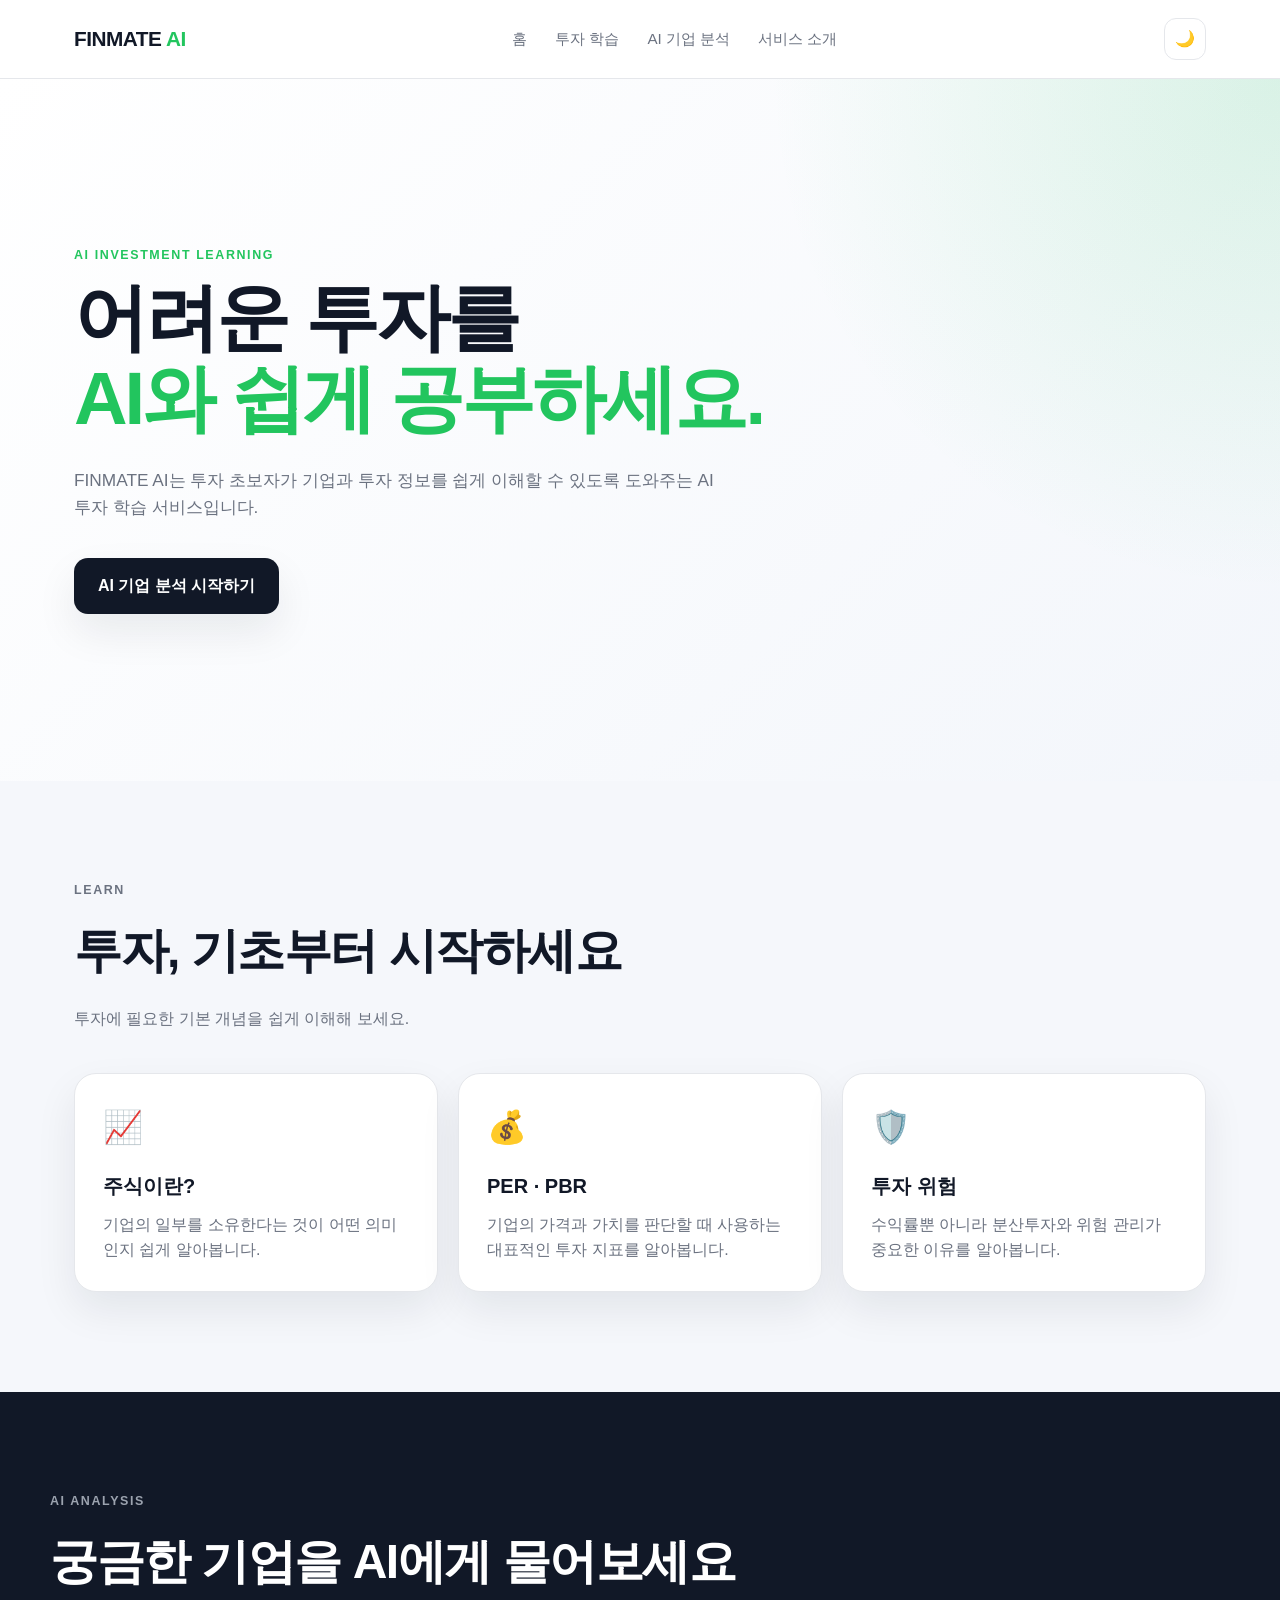
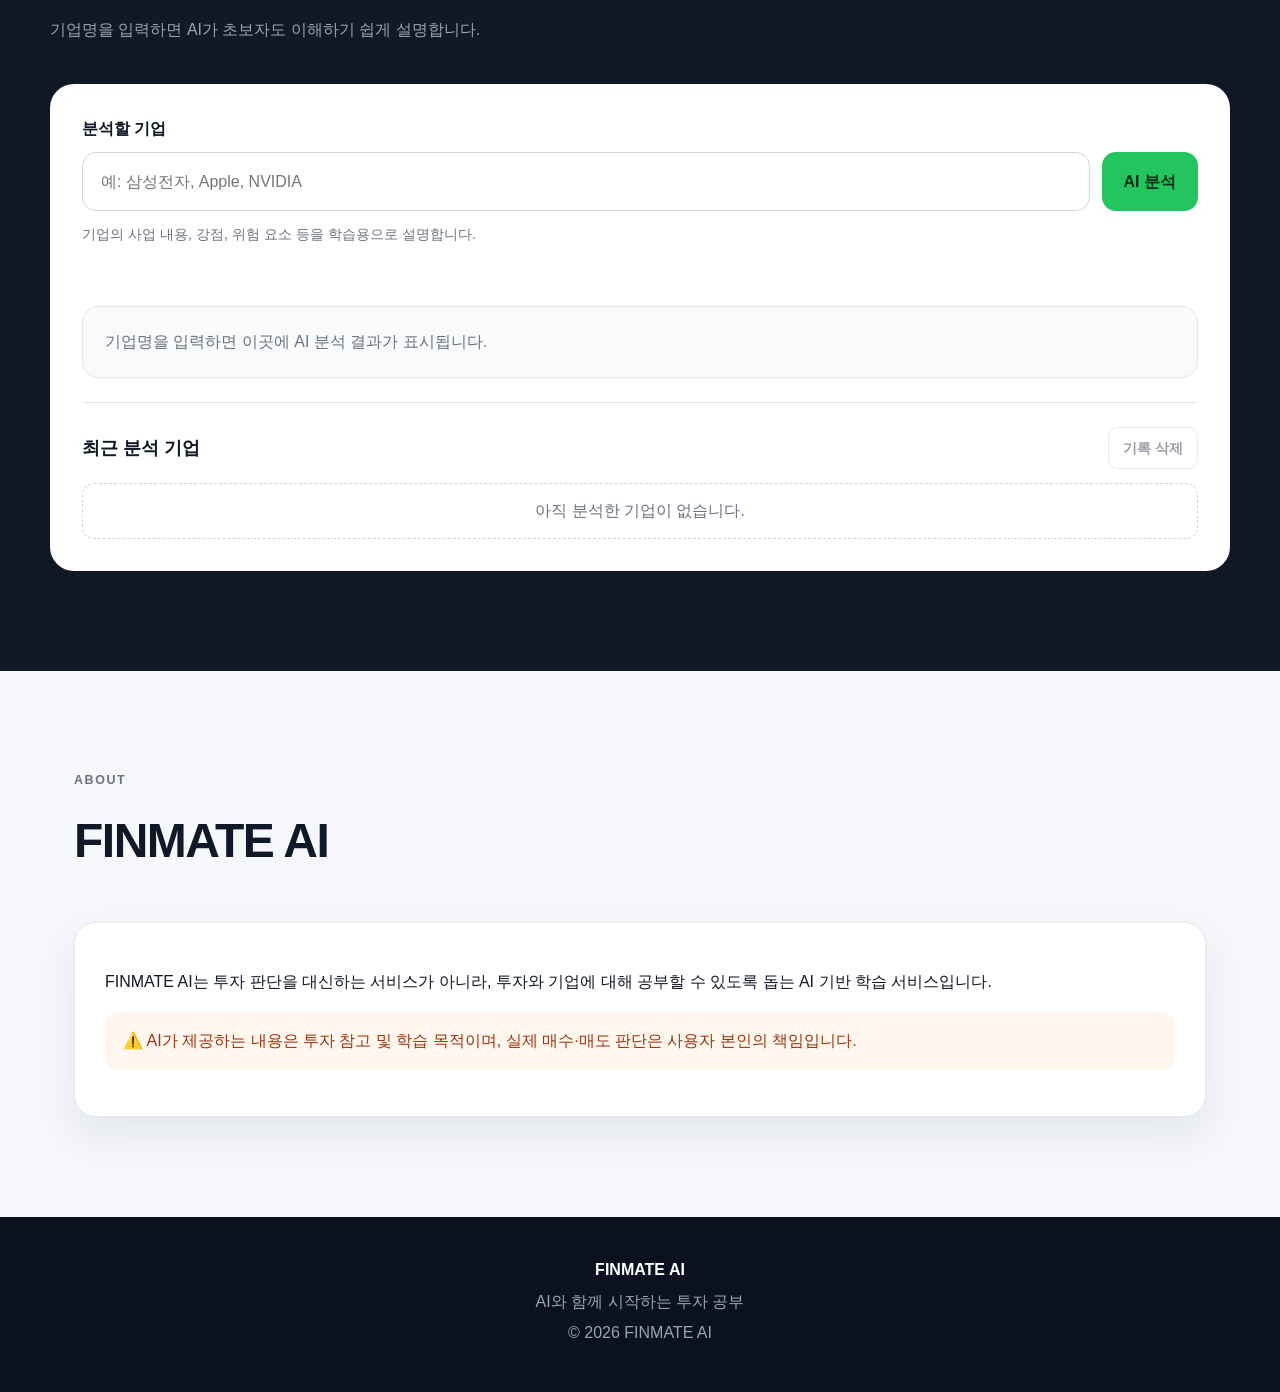
<file: 미션06_AI_웹개발_FINMATE/index.html>
<!DOCTYPE html>
<html lang="ko">
<head>
    <meta charset="UTF-8">
    <meta name="viewport" content="width=device-width, initial-scale=1.0">

    <title>FINMATE AI | AI 투자 학습 도우미</title>

    <meta
        name="description"
        content="투자 초보자를 위한 AI 기반 투자 학습 및 기업 분석 서비스"
    >

    <link rel="stylesheet" href="css/style.css">
</head>

<body>

    <!-- 상단 메뉴 -->
    <header class="header">
        <nav class="navbar">

            <a href="#home" class="logo">
                FINMATE <span>AI</span>
            </a>

            <div class="nav-links">
                <a href="#home">홈</a>
                <a href="#learn">투자 학습</a>
                <a href="#analyze">AI 기업 분석</a>
                <a href="#about">서비스 소개</a>
            </div>

            <button
                id="themeToggle"
                class="theme-button"
                type="button"
                aria-label="다크 모드 전환"
            >
                🌙
            </button>

        </nav>
    </header>


    <main>

        <!-- 1. 메인 -->
        <section id="home" class="hero">

            <div class="hero-content">

                <p class="eyebrow">
                    AI INVESTMENT LEARNING
                </p>

                <h1>
                    어려운 투자를<br>
                    <span>AI와 쉽게 공부하세요.</span>
                </h1>

                <p class="hero-description">
                    FINMATE AI는 투자 초보자가 기업과 투자 정보를
                    쉽게 이해할 수 있도록 도와주는 AI 투자 학습 서비스입니다.
                </p>

                <a href="#analyze" class="primary-button">
                    AI 기업 분석 시작하기
                </a>

            </div>

        </section>


        <!-- 2. 투자 학습 -->
        <section id="learn" class="section">

            <div class="section-heading">

                <p class="section-label">
                    LEARN
                </p>

                <h2>
                    투자, 기초부터 시작하세요
                </h2>

                <p>
                    투자에 필요한 기본 개념을 쉽게 이해해 보세요.
                </p>

            </div>


            <div class="card-grid">

                <article class="info-card">
                    <div class="card-icon">📈</div>
                    <h3>주식이란?</h3>
                    <p>
                        기업의 일부를 소유한다는 것이 어떤 의미인지
                        쉽게 알아봅니다.
                    </p>
                </article>


                <article class="info-card">
                    <div class="card-icon">💰</div>
                    <h3>PER · PBR</h3>
                    <p>
                        기업의 가격과 가치를 판단할 때 사용하는
                        대표적인 투자 지표를 알아봅니다.
                    </p>
                </article>


                <article class="info-card">
                    <div class="card-icon">🛡️</div>
                    <h3>투자 위험</h3>
                    <p>
                        수익률뿐 아니라 분산투자와 위험 관리가
                        중요한 이유를 알아봅니다.
                    </p>
                </article>

            </div>

        </section>


        <!-- 3. AI 기업 분석 -->
        <section id="analyze" class="section analysis-section">

            <div class="section-heading">

                <p class="section-label">
                    AI ANALYSIS
                </p>

                <h2>
                    궁금한 기업을 AI에게 물어보세요
                </h2>

                <p>
                    기업명을 입력하면 AI가 초보자도 이해하기 쉽게 설명합니다.
                </p>

            </div>


            <div class="analysis-box">

                <form id="analysisForm">

                    <label for="companyInput">
                        분석할 기업
                    </label>

                    <div class="input-row">

                        <input
                            id="companyInput"
                            type="text"
                            maxlength="100"
                            placeholder="예: 삼성전자, Apple, NVIDIA"
                            required
                        >

                        <button
                            id="analyzeButton"
                            type="submit"
                        >
                            AI 분석
                        </button>

                    </div>

                </form>


                <p class="example-text">
                    기업의 사업 내용, 강점, 위험 요소 등을 학습용으로 설명합니다.
                </p>


                <div
                    id="statusMessage"
                    class="status-message"
                    aria-live="polite"
                ></div>


                <div
                    id="analysisResult"
                    class="analysis-result"
                >
                    <p class="empty-result">
                        기업명을 입력하면 이곳에 AI 분석 결과가 표시됩니다.
                    </p>
                </div>


                <section
                    class="analysis-history"
                    aria-labelledby="historyTitle"
                >

                    <div class="history-header">

                        <h3 id="historyTitle">
                            최근 분석 기업
                        </h3>

                        <button
                            id="clearHistoryButton"
                            class="history-clear-button"
                            type="button"
                        >
                            기록 삭제
                        </button>

                    </div>


                    <div
                        id="analysisHistory"
                        class="history-content"
                        aria-live="polite"
                    >
                        <p class="history-empty">
                            아직 분석한 기업이 없습니다.
                        </p>
                    </div>

                </section>

            </div>

        </section>


        <!-- 4. 서비스 소개 -->
        <section id="about" class="section about-section">

            <div class="section-heading">

                <p class="section-label">
                    ABOUT
                </p>

                <h2>
                    FINMATE AI
                </h2>

            </div>


            <div class="about-content">

                <p>
                    FINMATE AI는 투자 판단을 대신하는 서비스가 아니라,
                    투자와 기업에 대해 공부할 수 있도록 돕는
                    AI 기반 학습 서비스입니다.
                </p>

                <p class="warning">
                    ⚠️ AI가 제공하는 내용은 투자 참고 및 학습 목적이며,
                    실제 매수·매도 판단은 사용자 본인의 책임입니다.
                </p>

            </div>

        </section>

    </main>


    <footer class="footer">

        <strong>FINMATE AI</strong>

        <p>
            AI와 함께 시작하는 투자 공부
        </p>

        <p class="copyright">
            © 2026 FINMATE AI
        </p>

    </footer>


    <script src="js/app.js"></script>

</body>
</html>
</file>
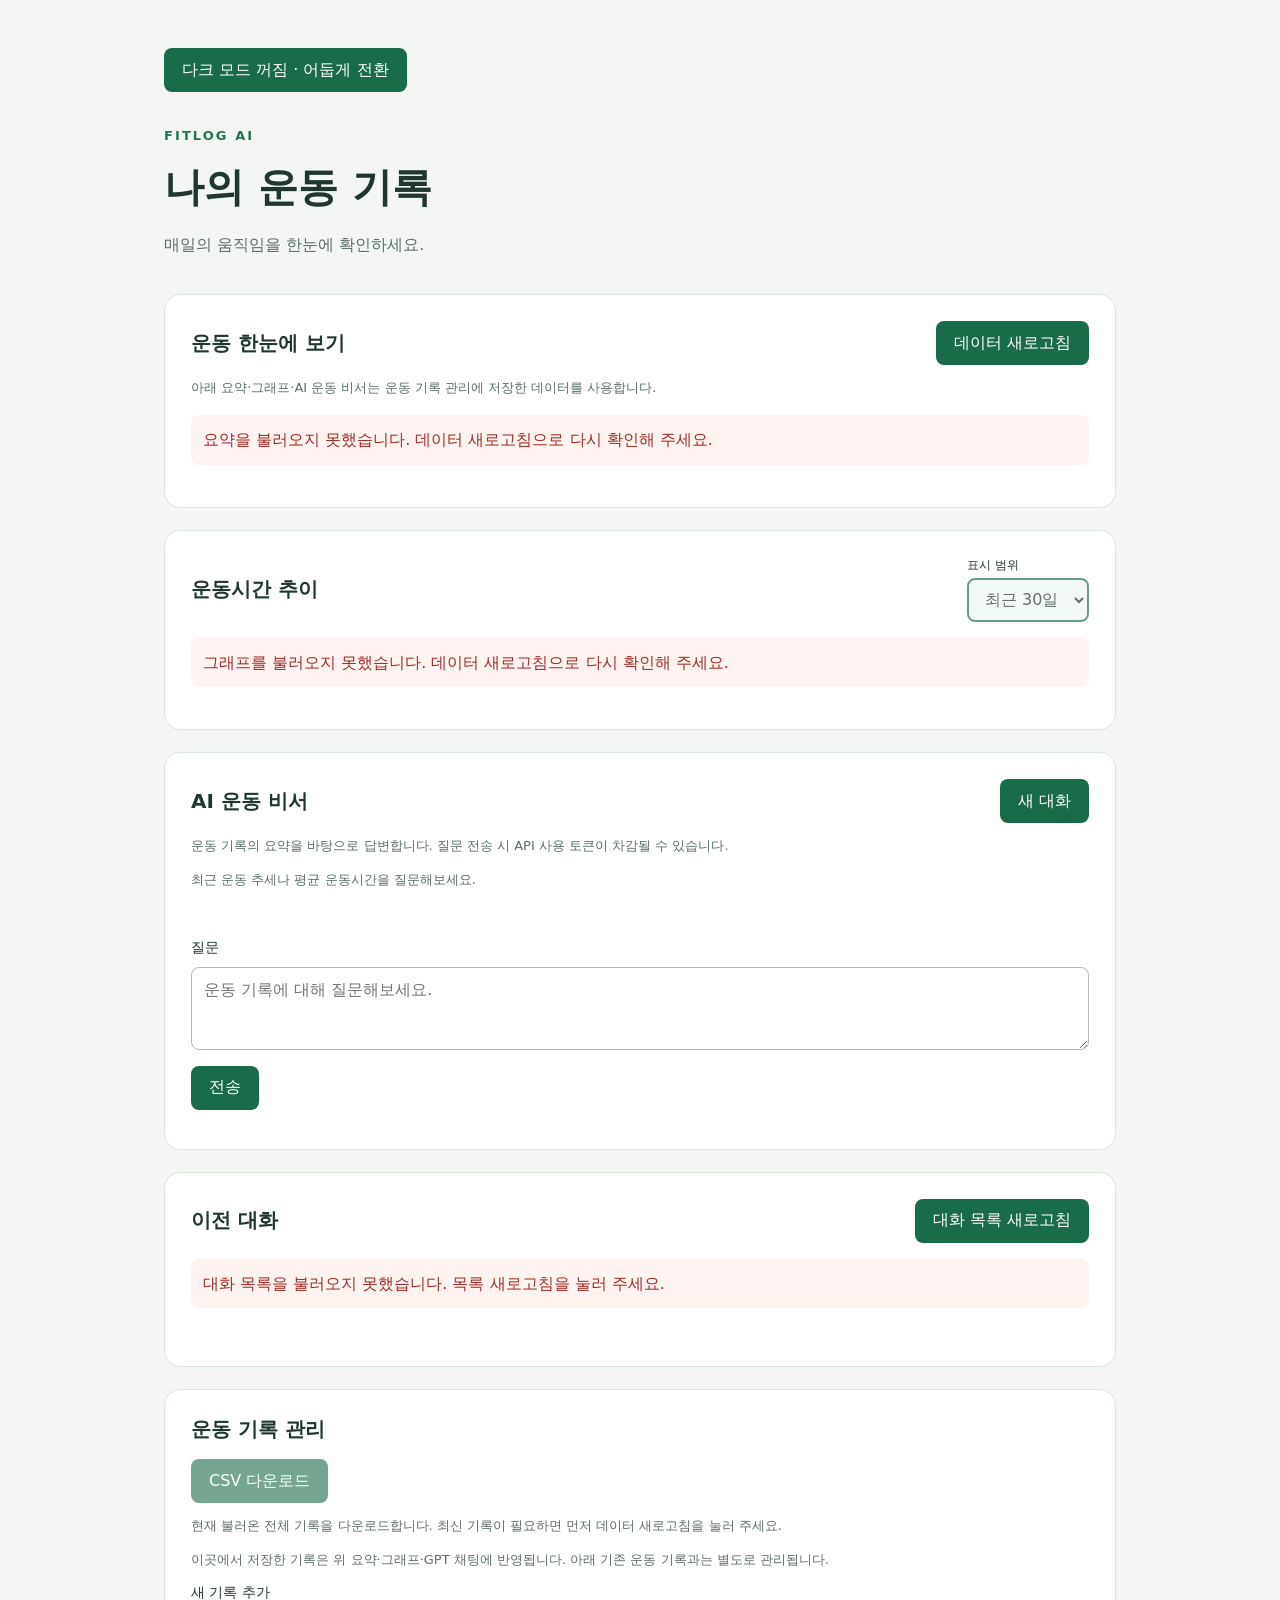
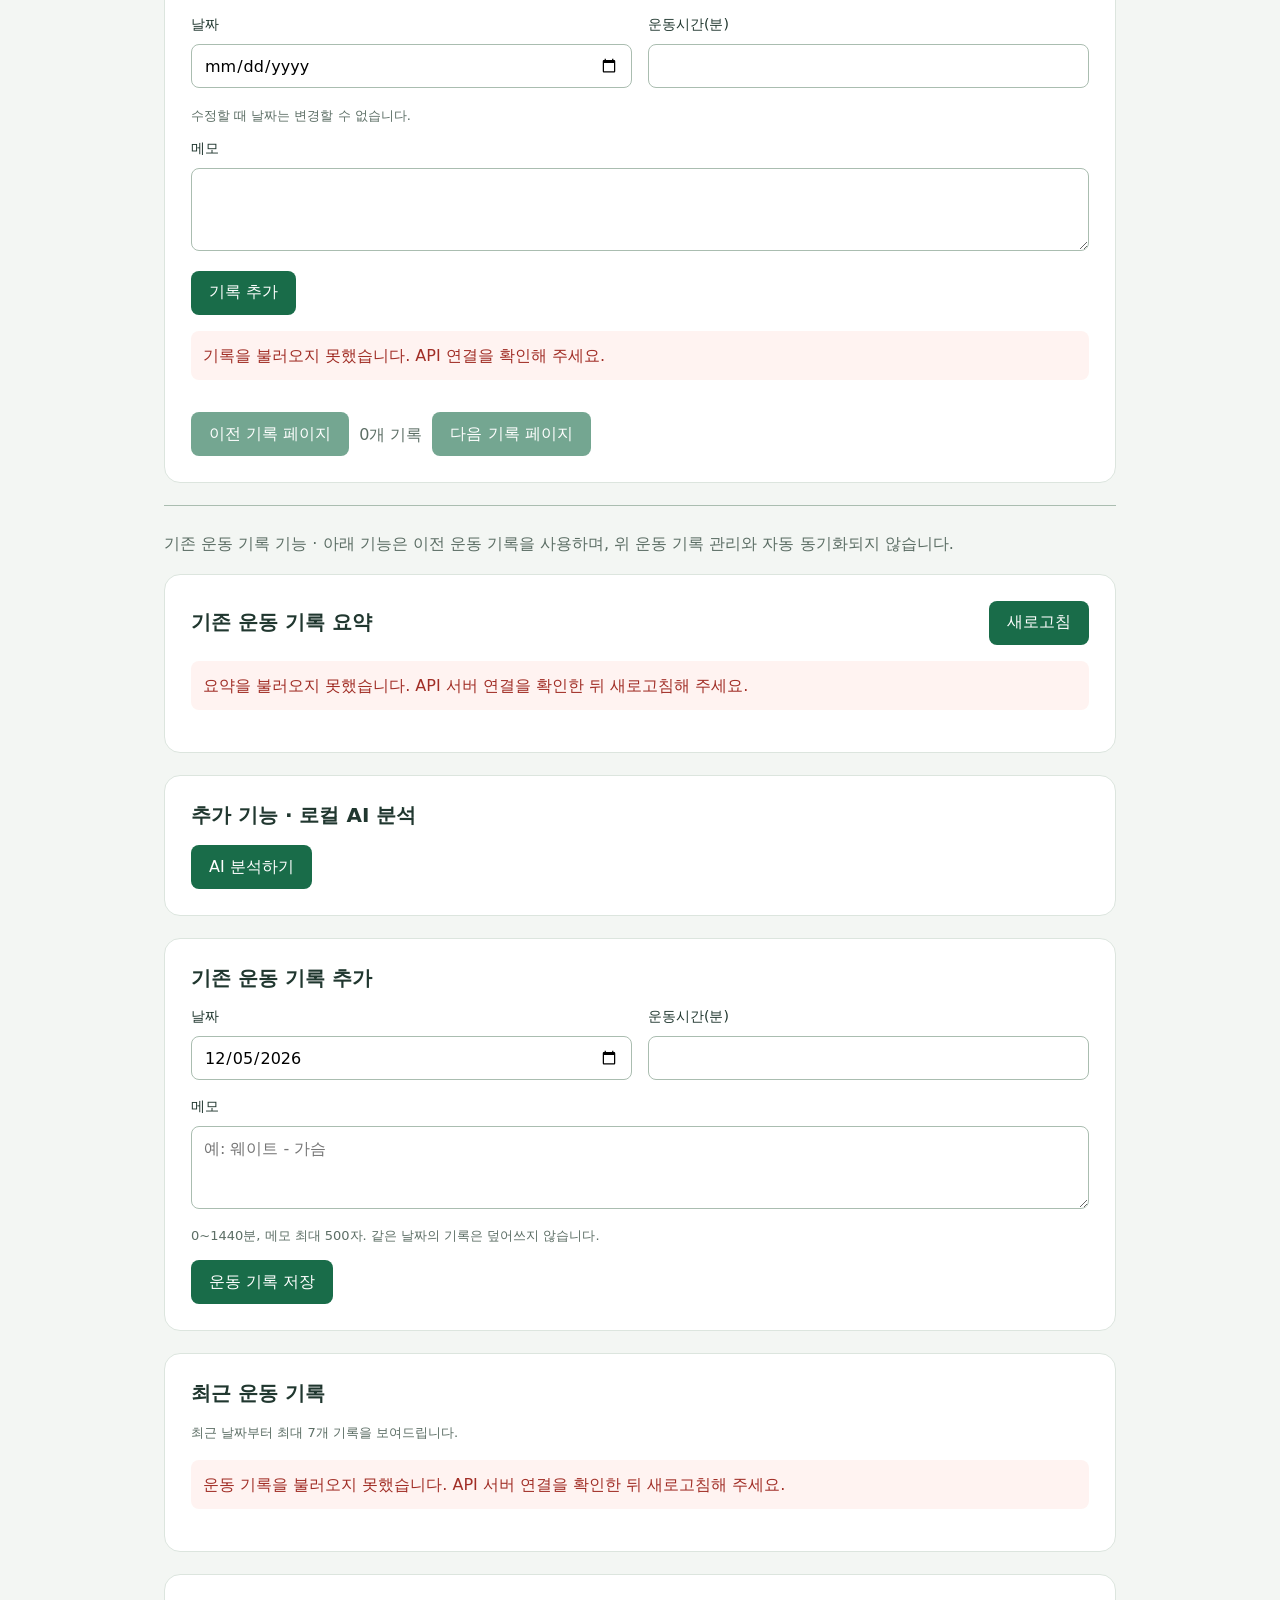
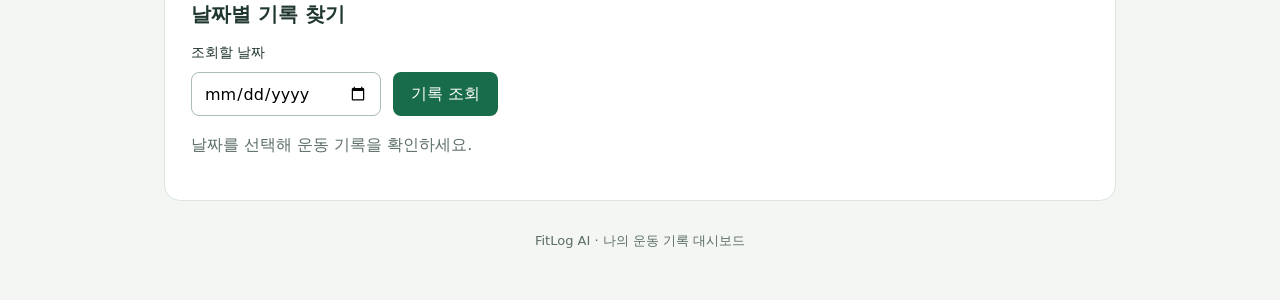
<file: Mission08_AI_Agent_FitLog-AI/frontend/index.html>
<!doctype html>
<html lang="ko">
<head>
  <meta charset="utf-8">
  <meta name="viewport" content="width=device-width, initial-scale=1">
  <title>FitLog AI · 운동 대시보드</title>
  <link rel="icon" href="data:,">
  <link rel="stylesheet" href="styles.css">
  <script src="config.js" defer></script>
  <script src="theme.js" defer></script>
  <script src="chart.js" defer></script>
  <script src="app.js" defer></script>
  <script src="ai.js" defer></script>
  <script src="data.js" defer></script>
  <script src="chat.js" defer></script>
  <script src="export.js" defer></script>
</head>
<body>
  <main>
    <button id="theme-toggle" type="button" aria-pressed="false">다크 모드</button>
    <header><p class="brand">FITLOG AI</p><h1>나의 운동 기록</h1><p>매일의 움직임을 한눈에 확인하세요.</p></header>
    <section aria-labelledby="data-summary-title">
      <div class="heading"><h2 id="data-summary-title">운동 한눈에 보기</h2><button id="data-refresh" type="button">데이터 새로고침</button></div>
      <p class="hint">아래 요약·그래프·AI 운동 비서는 운동 기록 관리에 저장한 데이터를 사용합니다.</p>
      <p id="data-summary-status" role="status" aria-atomic="true"></p>
      <div id="data-summary" hidden>
        <p id="data-period"></p>
        <div class="metrics">
          <article><h3>기록 수</h3><strong id="data-count"></strong></article>
          <article><h3>총 운동시간</h3><strong id="data-total"></strong></article>
          <article><h3>평균 운동시간</h3><strong id="data-average"></strong></article>
          <article><h3>최소 / 최대</h3><strong id="data-extremes"></strong></article>
        </div>
        <h3>추가 인사이트</h3><p class="hint">전체 기록 기간 기준. 0분은 휴식일이며 누락일은 연속 운동을 끊습니다.</p>
        <div class="metrics">
          <article><h3>운동한 날</h3><strong id="insight-workout"></strong></article>
          <article><h3>휴식일</h3><strong id="insight-rest"></strong></article>
          <article><h3>운동일 평균</h3><strong id="insight-average"></strong></article>
          <article><h3>최장 연속 운동</h3><strong id="insight-streak"></strong></article>
        </div><p id="data-trend"></p><p class="hint">단위는 분이며, 평균에는 기록된 휴식일이 포함됩니다. 누락일은 휴식일로 간주하지 않습니다.</p>
      </div>
    </section>
    <section aria-labelledby="chart-title">
      <div class="heading chart-heading">
        <h2 id="chart-title">운동시간 추이</h2>
        <div><label for="chart-range">표시 범위</label><select id="chart-range"><option value="7">최근 7일</option><option value="30" selected>최근 30일</option><option value="all">전체</option></select></div>
      </div>
      <p id="chart-status" role="status" aria-atomic="true">그래프를 불러오는 중입니다.</p>
      <div id="chart-content" hidden>
        <p id="chart-period" class="hint"></p>
        <div class="chart-wrap"><canvas id="workout-chart" tabindex="0" role="img" aria-label="날짜별 운동시간 선 그래프. 좌우 방향키로 기록을 확인할 수 있습니다.">날짜별 운동시간은 그래프에 초점을 맞추고 좌우 방향키로 확인할 수 있습니다.</canvas></div>
        <p id="chart-detail" role="status" aria-atomic="true">그래프 위에 마우스를 올리거나 터치하면 날짜와 운동시간을 확인할 수 있습니다.</p>
        <p class="hint">마지막 기록 날짜 기준입니다. 0분은 휴식일이며, 기록이 없는 날짜를 0분으로 채우지 않습니다. 키보드는 그래프 선택 후 좌우 방향키를 사용하세요.</p>
      </div>
    </section>
    <section aria-labelledby="chat-title">
      <div class="heading"><h2 id="chat-title">AI 운동 비서</h2><button id="chat-new" type="button">새 대화</button></div>
      <p class="hint">운동 기록의 요약을 바탕으로 답변합니다. 질문 전송 시 API 사용 토큰이 차감될 수 있습니다.</p>
      <p id="chat-empty" class="hint">최근 운동 추세나 평균 운동시간을 질문해보세요.</p>
      <div id="chat-messages" role="log" aria-label="대화 메시지" aria-live="polite" aria-relevant="additions text" tabindex="0"></div>
      <form id="chat-form">
        <label for="chat-input">질문</label><textarea id="chat-input" rows="3" required maxlength="4000" placeholder="운동 기록에 대해 질문해보세요."></textarea>
        <button id="chat-send" type="submit">전송</button>
      </form>
      <p id="chat-status" role="status" aria-atomic="true"></p><p id="chat-context" class="hint"></p>
    </section>
    <section aria-labelledby="history-title">
      <div class="heading"><h2 id="history-title">이전 대화</h2><button id="history-refresh" type="button">대화 목록 새로고침</button></div>
      <p id="history-status" role="status" aria-atomic="true"></p>
      <ul id="history-list" class="history-list"></ul>
    </section>
    <section aria-labelledby="data-title">
      <h2 id="data-title">운동 기록 관리</h2>
      <button id="csv-download" type="button" disabled>CSV 다운로드</button>
      <p class="hint">현재 불러온 전체 기록을 다운로드합니다. 최신 기록이 필요하면 먼저 데이터 새로고침을 눌러 주세요.</p>
      <p id="export-status" role="status" aria-atomic="true"></p>
      <p class="hint">이곳에서 저장한 기록은 위 요약·그래프·GPT 채팅에 반영됩니다. 아래 기존 운동 기록과는 별도로 관리됩니다.</p>
      <h3 id="data-form-title">새 기록 추가</h3>
      <form id="data-form"><fieldset id="data-fields">
        <div class="entry-grid">
          <div><label for="data-date">날짜</label><input id="data-date" type="date" required aria-describedby="data-date-hint"></div>
          <div><label for="data-value">운동시간(분)</label><input id="data-value" type="number" required min="0" max="1440" step="1"></div>
        </div>
        <p id="data-date-hint" class="hint">수정할 때 날짜는 변경할 수 없습니다.</p>
        <label for="data-memo">메모</label><textarea id="data-memo" rows="3" maxlength="500"></textarea>
        <div class="actions"><button id="data-save" type="submit">기록 추가</button><button id="data-cancel" type="button" hidden>수정 취소</button></div>
      </fieldset></form>
      <p id="data-save-status" role="status" aria-atomic="true"></p>
      <p id="data-list-status" role="status" aria-atomic="true"></p>
      <div class="table-wrap"><table id="data-table" hidden><caption>최신 날짜부터 운동 기록</caption><thead><tr><th scope="col">날짜</th><th scope="col">분</th><th scope="col">메모</th><th scope="col">관리</th></tr></thead><tbody id="data-rows"></tbody></table></div>
      <div class="actions"><button id="data-prev" type="button">이전 기록 페이지</button><span id="data-page" role="status"></span><button id="data-next" type="button">다음 기록 페이지</button></div>
    </section>
    <p class="legacy-note">기존 운동 기록 기능 · 아래 기능은 이전 운동 기록을 사용하며, 위 운동 기록 관리와 자동 동기화되지 않습니다.</p>
    <section aria-labelledby="summary-title">
      <div class="heading"><h2 id="summary-title">기존 운동 기록 요약</h2><button id="refresh" type="button">새로고침</button></div>
      <p id="summary-status" role="status" aria-atomic="true">운동 요약을 불러오는 중입니다.</p>
      <div id="summary" hidden>
        <p id="period" class="period"></p>
        <div class="metrics">
          <article><h3>총 기록</h3><strong id="total"></strong></article>
          <article><h3>평균 운동시간</h3><strong id="average"></strong></article>
          <article><h3>최소 운동시간</h3><strong id="minimum"></strong></article>
          <article><h3>최대 운동시간</h3><strong id="maximum"></strong></article>
        </div>
        <p class="hint">운동시간 단위는 분이며, 평균에는 휴식일이 포함됩니다.</p>
      </div>
    </section>
    <section aria-labelledby="ai-title">
      <h2 id="ai-title">추가 기능 · 로컬 AI 분석</h2>
      <button id="analyze" type="button">AI 분석하기</button>
      <p id="ai-status" role="status" aria-atomic="true"></p>
      <div id="ai-result" hidden>
        <p id="ai-statistics" class="hint"></p>
        <div class="ai-feedback">
          <article><h3>최근 운동 요약</h3><p id="ai-summary"></p></article>
          <article><h3>기록에서 확인되는 패턴</h3><p id="ai-strength"></p></article>
          <article><h3>추가로 확인하면 좋은 정보</h3><p id="ai-improvement"></p></article>
          <article><h3>다음 기록 제안</h3><p id="ai-next"></p></article>
        </div>
        <p id="ai-provider" class="hint"></p>
        <p class="hint">버튼을 누른 시점의 기록 정리입니다. 새 기록 저장 후에는 다시 분석하세요. 활동 분류는 단순 문자열 기반이며 운동 처방이나 건강 판단을 제공하지 않습니다.</p>
      </div>
    </section>
    <section aria-labelledby="create-title">
      <h2 id="create-title">기존 운동 기록 추가</h2>
      <form id="create-form">
        <fieldset id="create-fields">
          <div class="entry-grid">
            <div><label for="entry-date">날짜</label><input id="entry-date" type="date" required></div>
            <div><label for="entry-value">운동시간(분)</label><input id="entry-value" type="number" min="0" max="1440" step="1" required></div>
          </div>
          <label for="entry-memo">메모</label>
          <textarea id="entry-memo" maxlength="500" rows="3" placeholder="예: 웨이트 - 가슴"></textarea>
          <p class="hint">0~1440분, 메모 최대 500자. 같은 날짜의 기록은 덮어쓰지 않습니다.</p>
          <button id="save" type="submit">운동 기록 저장</button>
        </fieldset>
      </form>
      <p id="save-status" role="status" aria-atomic="true"></p>
    </section>
    <section aria-labelledby="recent-title">
      <h2 id="recent-title">최근 운동 기록</h2><p class="hint">최근 날짜부터 최대 7개 기록을 보여드립니다.</p>
      <p id="recent-status" role="status" aria-atomic="true">운동 기록을 불러오는 중입니다.</p>
      <div class="table-wrap" id="recent-table" hidden>
        <table><thead><tr><th scope="col">날짜</th><th scope="col">운동시간</th><th scope="col">메모</th></tr></thead><tbody id="recent"></tbody></table>
      </div>
    </section>
    <section aria-labelledby="date-title">
      <h2 id="date-title">날짜별 기록 찾기</h2>
      <form id="date-form"><label for="date">조회할 날짜</label><div class="date-controls"><input id="date" type="date" required><button id="search" type="submit">기록 조회</button></div></form>
      <p id="date-status" role="status" aria-atomic="true">날짜를 선택해 운동 기록을 확인하세요.</p>
      <dl id="date-result" hidden></dl>
    </section>
    <footer>FitLog AI · 나의 운동 기록 대시보드</footer>
  </main>
</body>
</html>
</file>
<file: 미션06_AI_웹개발_FINMATE/css/style.css>
:root {
    --bg: #f5f7fb;
    --surface: #ffffff;
    --surface-soft: #eef2f8;
    --text: #111827;
    --text-soft: #6b7280;
    --primary: #111827;
    --accent: #22c55e;
    --border: #e5e7eb;
    --shadow: 0 18px 40px rgba(17, 24, 39, 0.08);
}

* {
    box-sizing: border-box;
}

html {
    scroll-behavior: smooth;
}

body {
    margin: 0;
    font-family: Arial, Helvetica, sans-serif;
    background: var(--bg);
    color: var(--text);
    line-height: 1.6;
}

a {
    color: inherit;
    text-decoration: none;
}

button,
input {
    font: inherit;
}

/* Header */

.header {
    position: sticky;
    top: 0;
    z-index: 1000;
    background: rgba(255, 255, 255, 0.92);
    backdrop-filter: blur(12px);
    border-bottom: 1px solid var(--border);
}

.navbar {
    max-width: 1180px;
    margin: 0 auto;
    padding: 18px 24px;
    display: flex;
    align-items: center;
    justify-content: space-between;
    gap: 24px;
}

.logo {
    font-size: 1.3rem;
    font-weight: 800;
    letter-spacing: -0.5px;
}

.logo span {
    color: var(--accent);
}

.nav-links {
    display: flex;
    gap: 28px;
    color: var(--text-soft);
    font-size: 0.95rem;
}

.nav-links a:hover {
    color: var(--text);
}

.theme-button {
    width: 42px;
    height: 42px;
    border: 1px solid var(--border);
    border-radius: 12px;
    background: var(--surface);
    cursor: pointer;
}

/* Hero */

.hero {
    min-height: 78vh;
    display: flex;
    align-items: center;
    background:
        radial-gradient(circle at top right, rgba(34, 197, 94, 0.14), transparent 35%),
        linear-gradient(135deg, #ffffff 0%, #f3f6fb 100%);
}

.hero-content {
    width: 100%;
    max-width: 1180px;
    margin: 0 auto;
    padding: 90px 24px;
}

.eyebrow,
.section-label {
    margin: 0 0 12px;
    color: var(--accent);
    font-weight: 800;
    font-size: 0.78rem;
    letter-spacing: 1.6px;
}

.hero h1 {
    margin: 0;
    max-width: 780px;
    font-size: clamp(3rem, 7vw, 5.8rem);
    line-height: 1.02;
    letter-spacing: -4px;
}

.hero h1 span {
    color: var(--accent);
}

.hero-description {
    max-width: 650px;
    margin: 28px 0 36px;
    color: var(--text-soft);
    font-size: 1.08rem;
}

.primary-button {
    display: inline-block;
    padding: 15px 24px;
    background: var(--primary);
    color: #ffffff;
    border-radius: 14px;
    font-weight: 700;
    box-shadow: var(--shadow);
    transition: transform 0.2s ease;
}

.primary-button:hover {
    transform: translateY(-2px);
}

/* Sections */

.section {
    max-width: 1180px;
    margin: 0 auto;
    padding: 100px 24px;
}

.section-heading {
    margin-bottom: 42px;
}

.section-heading h2 {
    margin: 0 0 12px;
    font-size: clamp(2rem, 4vw, 3rem);
    letter-spacing: -1.5px;
}

.section-heading p {
    color: var(--text-soft);
}

.card-grid {
    display: grid;
    grid-template-columns: repeat(3, 1fr);
    gap: 20px;
}

.info-card {
    background: var(--surface);
    border: 1px solid var(--border);
    border-radius: 22px;
    padding: 28px;
    box-shadow: var(--shadow);
    transition: transform 0.25s ease, box-shadow 0.25s ease;
}

.info-card:hover {
    transform: translateY(-5px);
}

.card-icon {
    font-size: 2rem;
    margin-bottom: 16px;
}

.info-card h3 {
    margin: 0 0 10px;
    font-size: 1.25rem;
}

.info-card p {
    margin: 0;
    color: var(--text-soft);
}

/* AI Analysis */

.analysis-section {
    max-width: none;
    background: #111827;
    color: #ffffff;
}

.analysis-section > * {
    max-width: 1180px;
    margin-left: auto;
    margin-right: auto;
}

.analysis-section .section-heading p {
    color: #9ca3af;
}

.analysis-box {
    background: #ffffff;
    color: #111827;
    border-radius: 24px;
    padding: 32px;
    box-shadow: var(--shadow);
}

.analysis-box label {
    display: block;
    margin-bottom: 10px;
    font-weight: 700;
}

.input-row {
    display: flex;
    gap: 12px;
}

.input-row input {
    flex: 1;
    min-width: 0;
    padding: 16px 18px;
    border: 1px solid #d1d5db;
    border-radius: 14px;
    outline: none;
}

.input-row input:focus {
    border-color: #22c55e;
    box-shadow: 0 0 0 3px rgba(34, 197, 94, 0.12);
}

.input-row button {
    padding: 16px 22px;
    border: 0;
    border-radius: 14px;
    background: #22c55e;
    color: #052e16;
    font-weight: 800;
    cursor: pointer;
}

.example-text {
    margin: 12px 0 0;
    color: #6b7280;
    font-size: 0.9rem;
}

.status-message {
    min-height: 24px;
    margin-top: 18px;
    font-weight: 700;
}

.analysis-result {
    margin-top: 18px;
    padding: 22px;
    background: #f8fafc;
    border: 1px solid #e5e7eb;
    border-radius: 16px;
}

.empty-result {
    margin: 0;
    color: #6b7280;
}

.analysis-history {
    margin-top: 24px;
    padding-top: 24px;
    border-top: 1px solid #e5e7eb;
}

.history-header {
    display: flex;
    align-items: center;
    justify-content: space-between;
    gap: 16px;
}

.history-header h3 {
    margin: 0;
    font-size: 1.15rem;
}

.history-clear-button {
    flex: none;
    padding: 9px 14px;
    border: 1px solid #d1d5db;
    border-radius: 10px;
    background: #ffffff;
    color: #374151;
    font-size: 0.88rem;
    font-weight: 700;
    cursor: pointer;
}

.history-clear-button:hover:not(:disabled) {
    border-color: #9ca3af;
    background: #f8fafc;
}

.history-clear-button:focus-visible {
    outline: 3px solid rgba(34, 197, 94, 0.25);
    outline-offset: 2px;
}

.history-clear-button:disabled {
    opacity: 0.5;
    cursor: not-allowed;
}

.history-content {
    margin-top: 14px;
}

.history-list {
    display: grid;
    gap: 8px;
    margin: 0;
    padding: 0;
    list-style: none;
}

.history-item {
    display: flex;
    align-items: center;
    justify-content: space-between;
    gap: 18px;
    padding: 12px 14px;
    border: 1px solid #e5e7eb;
    border-radius: 12px;
    background: #f8fafc;
}

.history-company {
    min-width: 0;
    font-weight: 800;
    overflow-wrap: anywhere;
}

.history-date {
    flex: none;
    color: #6b7280;
    font-size: 0.9rem;
    font-variant-numeric: tabular-nums;
    white-space: nowrap;
}

.history-empty {
    margin: 0;
    padding: 14px;
    border: 1px dashed #d1d5db;
    border-radius: 12px;
    color: #6b7280;
    text-align: center;
}

/* About */

.about-content {
    background: var(--surface);
    border: 1px solid var(--border);
    border-radius: 22px;
    padding: 30px;
    box-shadow: var(--shadow);
}

.warning {
    margin-top: 18px;
    padding: 16px 18px;
    border-radius: 14px;
    background: #fff7ed;
    color: #9a3412;
}

/* Footer */

.footer {
    padding: 40px 24px;
    text-align: center;
    background: #0b1120;
    color: #ffffff;
}

.footer p {
    margin: 6px 0;
    color: #9ca3af;
}

/* Dark mode */

body.dark {
    --bg: #0b1120;
    --surface: #111827;
    --surface-soft: #1f2937;
    --text: #f9fafb;
    --text-soft: #9ca3af;
    --border: #263244;
    --shadow: 0 18px 40px rgba(0, 0, 0, 0.28);
}

body.dark .header {
    background: rgba(11, 17, 32, 0.92);
}

body.dark .hero {
    background:
        radial-gradient(circle at top right, rgba(34, 197, 94, 0.16), transparent 35%),
        linear-gradient(135deg, #0b1120 0%, #111827 100%);
}

body.dark .analysis-result {
    background: #f8fafc;
    color: #111827;
}

body.dark .history-item,
body.dark .history-empty,
body.dark .history-clear-button {
    color: #111827;
}

/* Responsive */

@media (max-width: 800px) {
    .navbar {
        padding: 14px 18px;
    }

    .nav-links {
        display: none;
    }

    .hero {
        min-height: auto;
    }

    .hero-content {
        padding: 76px 20px;
    }

    .hero h1 {
        letter-spacing: -2.5px;
    }

    .section {
        padding: 72px 20px;
    }

    .card-grid {
        grid-template-columns: 1fr;
    }

    .input-row {
        flex-direction: column;
    }

    .input-row button {
        width: 100%;
    }
}
/* ========================================
   Hero 제목 줄바꿈 최종 보정
======================================== */

.hero h1 {
    margin: 0;
    max-width: 950px;

    /* 화면 크기에 따라 자동 조절 */
    font-size: clamp(3rem, 5.8vw, 5.2rem);

    line-height: 1.08;
    letter-spacing: -3px;

    /* 한글 단어 중간 줄바꿈 방지 */
    word-break: keep-all;
    overflow-wrap: normal;
}

/* 태블릿 */
@media (max-width: 900px) {
    .hero h1 {
        max-width: 750px;
        font-size: clamp(2.8rem, 7vw, 4.5rem);
        letter-spacing: -2px;
    }
}

/* 모바일 */
@media (max-width: 600px) {
    .hero h1 {
        max-width: 100%;
        font-size: clamp(2.5rem, 12vw, 3.5rem);
        line-height: 1.12;
        letter-spacing: -1.5px;
    }

    .history-item {
        align-items: flex-start;
        flex-direction: column;
        gap: 4px;
    }

    .history-date {
        white-space: normal;
    }
}

/* ========================================
   AI 분석 상태 및 결과
======================================== */

.status-error {
    color: #dc2626;
}

.status-success {
    color: #16a34a;
}

.status-loading {
    color: #2563eb;
}

.result-text {
    white-space: pre-wrap;
    line-height: 1.8;
    color: #111827;
}

#analyzeButton:disabled {
    opacity: 0.65;
    cursor: not-allowed;
}
</file>
<file: Mission08_AI_Agent_FitLog-AI/frontend/styles.css>
:root { color-scheme: light; font-family: system-ui, -apple-system, "Segoe UI", sans-serif; color: #20372f; background: #f3f6f3; }
* { box-sizing: border-box; }
body { margin: 0; }
main { max-width: 1000px; margin: auto; padding: 48px 24px; }
header { margin-bottom: 36px; }
.brand { font-size: 13px; font-weight: 800; letter-spacing: .16em; color: #237653; }
h1 { font-size: clamp(28px, 5vw, 40px); margin: 12px 0; }
header > p:last-child, .hint, footer { color: #5c6e65; }
section { background: white; border: 1px solid #dce5de; border-radius: 16px; padding: 26px; margin-bottom: 22px; }
h2 { font-size: 20px; margin: 0 0 16px; }
.heading { display: flex; justify-content: space-between; align-items: center; gap: 16px; }
.heading h2 { margin: 0; }
.metrics { display: grid; grid-template-columns: repeat(4, 1fr); gap: 12px; }
article { background: #f1f7f3; border-radius: 10px; padding: 20px 16px; }
h3 { font-size: 14px; font-weight: 500; margin: 0 0 14px; }
strong { font-size: 25px; color: #14613f; }
.period { margin: 22px 0 18px; }
.hint, footer { font-size: 13px; line-height: 1.6; }
.table-wrap { overflow-x: auto; }
table { border-collapse: collapse; width: 100%; text-align: left; }
th { color: #5c6e65; font-weight: 500; font-size: 13px; }
td, th { padding: 15px 12px; border-bottom: 1px solid #e5ece7; }
td:first-child { white-space: nowrap; }
tr:last-child td { border-bottom: 0; }
button { border: 0; border-radius: 8px; background: #196c49; color: white; padding: 11px 18px; font: inherit; cursor: pointer; }
button:hover { background: #125238; }
button:disabled { opacity: .6; cursor: wait; }
button:focus-visible, input:focus-visible { outline: 3px solid #81bda0; outline-offset: 3px; }
label { display: block; font-size: 14px; margin-bottom: 10px; }
.date-controls { display: flex; gap: 12px; flex-wrap: wrap; }
input { font: inherit; padding: 10px 12px; border: 1px solid #aabdb0; border-radius: 8px; min-width: 190px; }
[role="status"] { color: #5c6e65; line-height: 1.6; }
[role="status"].error { color: #a12e26; }
dl { background: #f1f7f3; padding: 20px; border-radius: 10px; }
dt { font-size: 13px; color: #5c6e65; margin-bottom: 4px; }
dd { margin: 0 0 16px; overflow-wrap: anywhere; }
dd:last-child { margin-bottom: 0; }
footer { text-align: center; margin-top: 30px; }
[hidden] { display: none !important; }
fieldset { border: 0; padding: 0; margin: 0; min-width: 0; }
.entry-grid { display: grid; grid-template-columns: repeat(auto-fit, minmax(200px, 1fr)); gap: 16px; margin-bottom: 18px; }
.entry-grid input { width: 100%; min-width: 0; }
textarea { width: 100%; resize: vertical; font: inherit; padding: 12px; border: 1px solid #aabdb0; border-radius: 8px; }
textarea:focus-visible { outline: 3px solid #81bda0; outline-offset: 3px; }
.chart-heading { flex-wrap: wrap; }
.ai-feedback { display: grid; grid-template-columns: repeat(auto-fit, minmax(min(100%, 260px), 1fr)); gap: 12px; }
.ai-feedback h3 { font-weight: 700; }
.ai-feedback p { margin: 0; line-height: 1.7; white-space: pre-wrap; overflow-wrap: anywhere; }
.chart-heading label { font-size: 12px; margin-bottom: 4px; }
select { font: inherit; padding: 8px 12px; border: 1px solid #aabdb0; border-radius: 8px; background: white; color: inherit; }
.chart-wrap { width: 100%; min-width: 0; height: clamp(240px, 35vw, 340px); }
#workout-chart { display: block; width: 100%; height: 100%; touch-action: pan-y; }
#workout-chart:focus-visible, select:focus-visible { outline: 3px solid #81bda0; outline-offset: 3px; }
@media (max-width: 650px) { main { padding: 28px 16px; } section { padding: 20px 16px; } .metrics { grid-template-columns: repeat(2, 1fr); } td, th { padding: 12px 8px; } }

/* Readability and narrow-screen controls. */
p { line-height: 1.7; }
button, input, select { min-height: 44px; }
td:last-child { overflow-wrap: anywhere; }
[role="status"]:empty { display: none; }
[role="status"].error { padding: 12px; background: #fff3f1; border-radius: 8px; }
#chart-range { border: 2px solid #237653; background: #f1f7f3; }
.ai-feedback p { max-width: 65ch; }
@media (max-width: 380px) { .entry-grid { grid-template-columns: 1fr; } .date-controls input { min-width: 0; width: 100%; } .heading { flex-wrap: wrap; } }

.actions { display: flex; flex-wrap: wrap; align-items: center; gap: 10px; margin-top: 16px; }
caption { text-align: left; color: #5c6e65; padding: 12px 0; }
.row-actions button { display: block; margin: 4px 0; }
#data-table td:nth-child(3) { overflow-wrap: anywhere; white-space: pre-wrap; max-width: 400px; }
#data-date:read-only { background: #eef2ee; }
.legacy-note { border-top: 1px solid #aabdb0; padding-top: 24px; color: #5c6e65; }
#chat-messages { max-height: 480px; overflow-y: auto; margin: 20px 0; padding: 4px; }
.chat-message { max-width: 90%; margin: 12px 0; background: #f1f7f3; }
.chat-message.user { margin-left: auto; background: #e3eee7; }
.chat-message h3 { font-weight: 700; margin-bottom: 8px; }
.chat-message p { white-space: pre-wrap; overflow-wrap: anywhere; margin: 0; }
.chat-message small { display: block; margin-top: 8px; color: #5c6e65; }
.chat-message small:empty { display: none; }
#chat-form button { margin-top: 12px; }
.history-list { list-style: none; padding: 0; max-height: 320px; overflow-y: auto; }
.history-list li { border-bottom: 1px solid #dce5de; padding: 12px 0; }
.history-list button { text-align: left; background: #eef5f0; color: #20372f; width: 100%; overflow-wrap: anywhere; }
.history-list button:hover, .history-list button[aria-pressed="true"] { background: #d6e9dd; }
.history-list span { display: block; color: #5c6e65; font-size: 13px; margin-top: 6px; }
#chat-messages:focus-visible { outline: 3px solid #81bda0; outline-offset: 3px; }
@media (max-width: 650px) { .heading { flex-wrap: wrap; } .chat-message { max-width: 100%; } .metrics strong { font-size: 21px; } }
/* Bonus: consistent dark palette, including legacy cards and error states. */
:root[data-theme="dark"] { color-scheme: dark; color: #e4eee8; background: #111b16; }
[data-theme="dark"] section { background: #1c2922; border-color: #455a50; }
[data-theme="dark"] article, [data-theme="dark"] dl, [data-theme="dark"] .chat-message { background: #263a2e; }
[data-theme="dark"] .chat-message.user { background: #304c3b; }
[data-theme="dark"] input, [data-theme="dark"] textarea, [data-theme="dark"] select { background: #15251c; color: #e4eee8; border-color: #779887; }
[data-theme="dark"] #data-date:read-only { background: #304036; }
[data-theme="dark"] #chart-range { background: #263a2e; border-color: #83dbad; }
[data-theme="dark"] button { background: #83dbad; color: #11291c; }
[data-theme="dark"] button:hover { background: #a3ebc3; }
[data-theme="dark"] strong, [data-theme="dark"] .brand { color: #83dbad; }
[data-theme="dark"] .hint, [data-theme="dark"] footer, [data-theme="dark"] th,
[data-theme="dark"] dt, [data-theme="dark"] caption, [data-theme="dark"] [role="status"],
[data-theme="dark"] .legacy-note, [data-theme="dark"] .chat-message small,
[data-theme="dark"] .history-list span, [data-theme="dark"] header > p:last-child { color: #bdcec5; }
[data-theme="dark"] [role="status"].error { color: #ffd2cb; background: #4a2928; }
[data-theme="dark"] td, [data-theme="dark"] th, [data-theme="dark"] .history-list li { border-color: #455a50; }
[data-theme="dark"] .history-list button { background: #304c3b; color: #e4eee8; }
[data-theme="dark"] .history-list button:hover, [data-theme="dark"] .history-list button[aria-pressed="true"] { background: #42644e; }
#theme-toggle { margin-bottom: 20px; }
</file>
